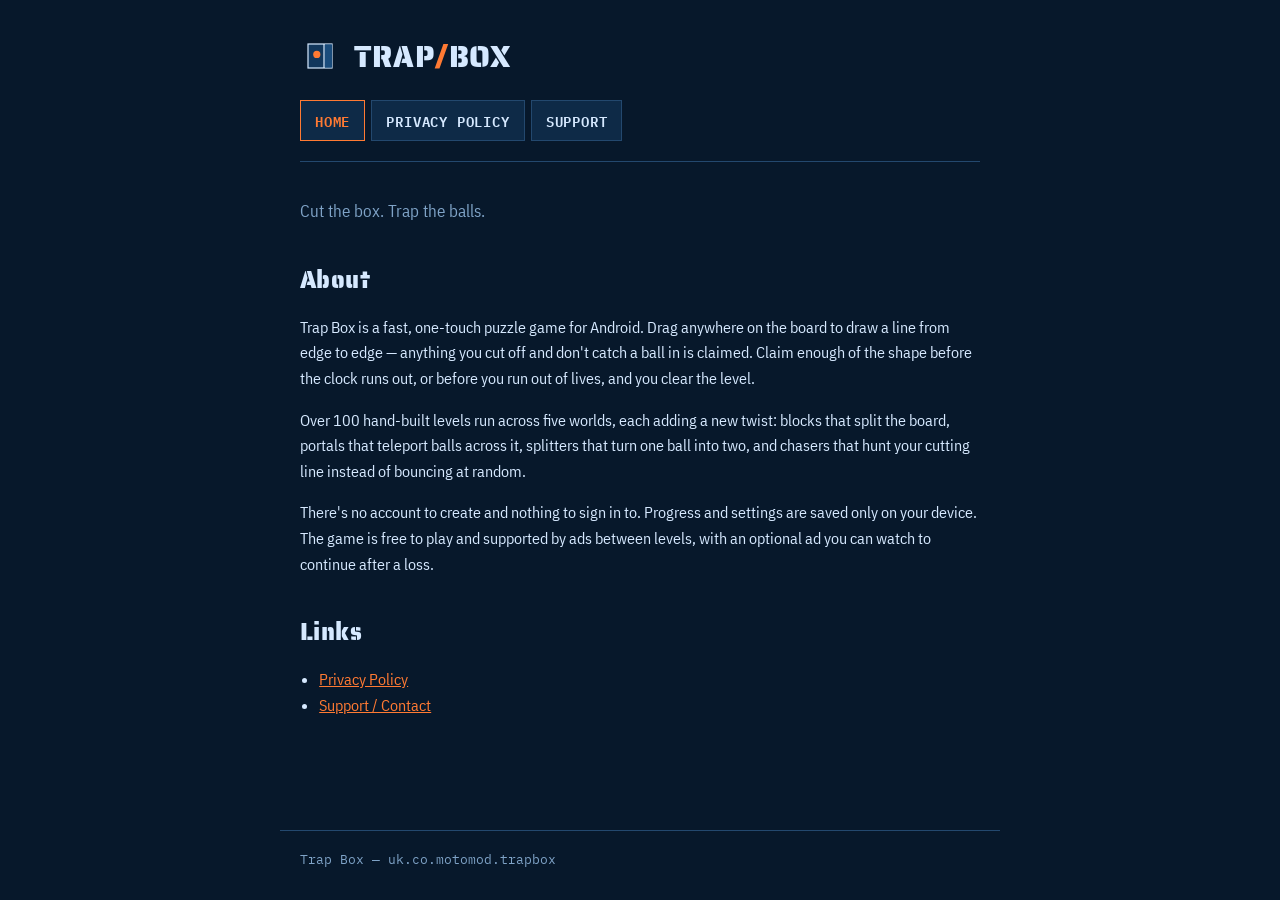
<file: index.html>
<!doctype html>
<html lang="en">
<head>
<meta charset="utf-8">
<meta name="viewport" content="width=device-width, initial-scale=1">
<title>Trap Box</title>
<meta name="description" content="Trap Box: a fast, one-touch puzzle game for Android. Cut the box, trap the balls.">
<link rel="icon" type="image/png" href="favicon.png">
<link rel="preconnect" href="https://fonts.googleapis.com">
<link rel="preconnect" href="https://fonts.gstatic.com" crossorigin>
<link href="https://fonts.googleapis.com/css2?family=Saira+Stencil+One&family=IBM+Plex+Mono:wght@600&family=IBM+Plex+Sans+Condensed:wght@400;600&display=swap" rel="stylesheet">
<link rel="stylesheet" href="style.css">
</head>
<body>
<div class="wrap">
  <header class="site">
    <svg class="mark" viewBox="0 0 100 100" aria-hidden="true">
      <rect x="20" y="20" width="60" height="60" fill="#12375c" stroke="#d6e9ff" stroke-width="3"/>
      <rect x="62" y="21" width="18" height="58" fill="#1a4c7c"/>
      <line x1="60" y1="20" x2="60" y2="80" stroke="#d6e9ff" stroke-width="3"/>
      <circle cx="42" cy="46" r="9" fill="#ff7a33"/>
    </svg>
    <h1 class="logo">TRAP<span>/</span>BOX</h1>
  </header>

  <nav class="site">
    <a href="index.html" class="current">Home</a>
    <a href="privacy.html">Privacy Policy</a>
    <a href="support.html">Support</a>
  </nav>

  <main>
    <p class="tag">Cut the box. Trap the balls.</p>

    <h2>About</h2>
    <p>
      Trap Box is a fast, one-touch puzzle game for Android. Drag anywhere on
      the board to draw a line from edge to edge — anything you cut off and
      don't catch a ball in is claimed. Claim enough of the shape before the
      clock runs out, or before you run out of lives, and you clear the
      level.
    </p>
    <p>
      Over 100 hand-built levels run across five worlds, each adding a new
      twist: blocks that split the board, portals that teleport balls across
      it, splitters that turn one ball into two, and chasers that hunt your
      cutting line instead of bouncing at random.
    </p>
    <p>
      There's no account to create and nothing to sign in to. Progress and
      settings are saved only on your device. The game is free to play and
      supported by ads between levels, with an optional ad you can watch to
      continue after a loss.
    </p>

    <h2>Links</h2>
    <ul>
      <li><a href="privacy.html">Privacy Policy</a></li>
      <li><a href="support.html">Support / Contact</a></li>
    </ul>
  </main>
</div>

<footer class="site">Trap Box — uk.co.motomod.trapbox</footer>
</body>
</html>
</file>
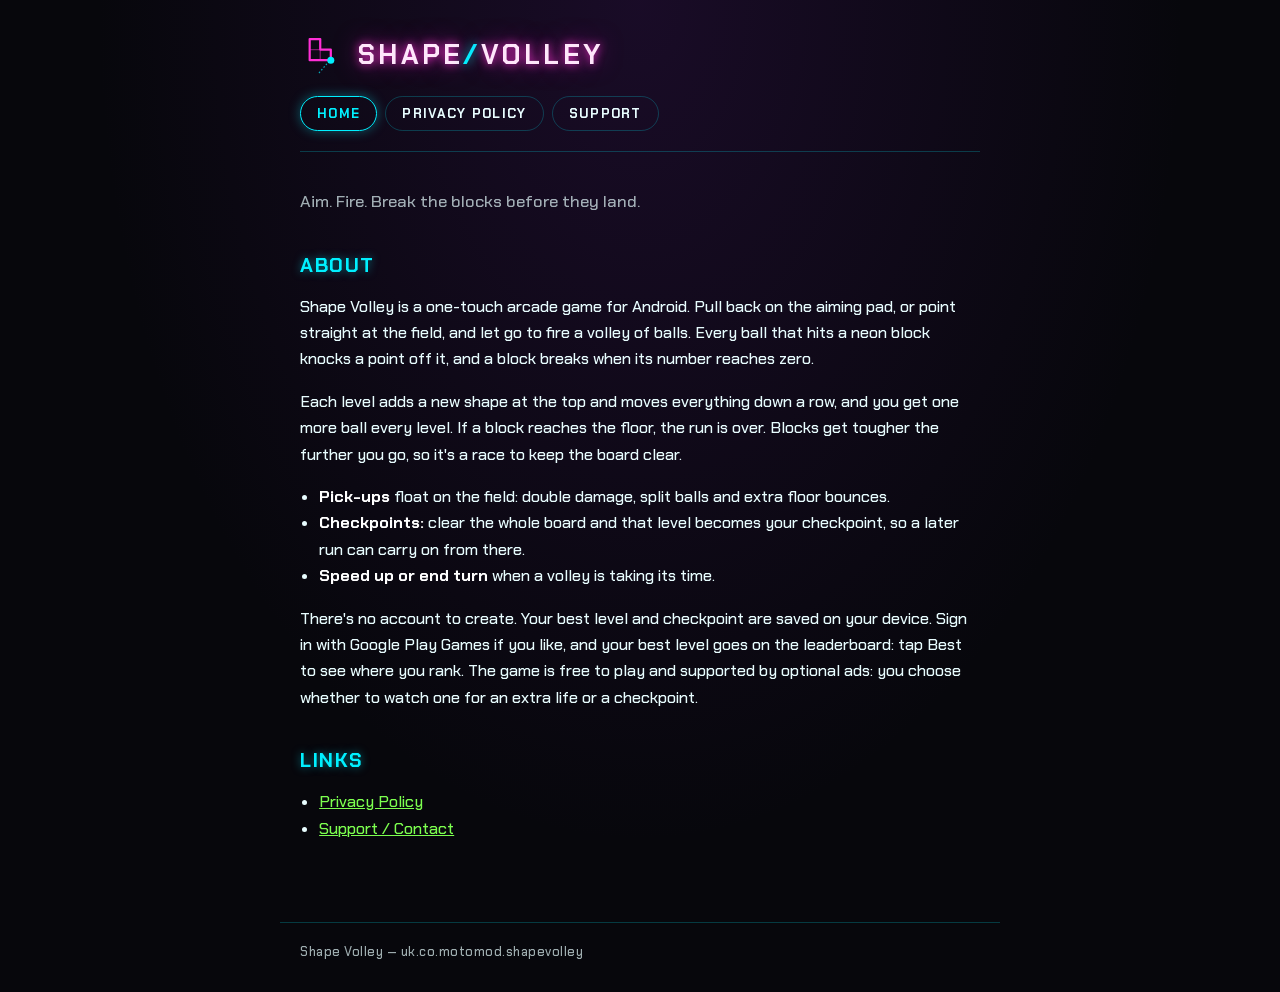
<file: shape-volley/index.html>
<!doctype html>
<html lang="en">
<head>
<meta charset="utf-8">
<meta name="viewport" content="width=device-width, initial-scale=1">
<title>Shape Volley</title>
<meta name="description" content="Shape Volley: a neon ball-volley arcade game for Android. Aim, fire and break the blocks before they reach the floor.">
<meta name="theme-color" content="#07070c">
<link rel="icon" type="image/png" href="favicon.png">
<link rel="preconnect" href="https://fonts.googleapis.com">
<link rel="preconnect" href="https://fonts.gstatic.com" crossorigin>
<link href="https://fonts.googleapis.com/css2?family=Chakra+Petch:wght@500;700&display=swap" rel="stylesheet">
<link rel="stylesheet" href="style.css">
</head>
<body>
<div class="wrap">
  <header class="site">
    <svg class="mark" viewBox="0 0 100 100" aria-hidden="true">
      <path d="M22 16H46V40H70V64H22Z" fill="none" stroke="#ff2fd6" stroke-width="5" stroke-linejoin="round"/>
      <path d="M46 16V40M22 40H46V64" fill="none" stroke="#ff2fd6" stroke-opacity=".45" stroke-width="3"/>
      <path d="M44 92L63 70" stroke="#00f0ff" stroke-opacity=".7" stroke-width="3" stroke-linecap="round" stroke-dasharray="1 7"/>
      <circle cx="70" cy="64" r="8" fill="#00f0ff"/>
    </svg>
    <h1 class="logo">SHAPE<span>/</span>VOLLEY</h1>
  </header>

  <nav class="site">
    <a href="index.html" class="current">Home</a>
    <a href="privacy.html">Privacy Policy</a>
    <a href="support.html">Support</a>
  </nav>

  <main>
    <p class="tag">Aim. Fire. Break the blocks before they land.</p>

    <h2>About</h2>
    <p>
      Shape Volley is a one-touch arcade game for Android. Pull back on the
      aiming pad, or point straight at the field, and let go to fire a volley
      of balls. Every ball that hits a neon block knocks a point off it, and
      a block breaks when its number reaches zero.
    </p>
    <p>
      Each level adds a new shape at the top and moves everything down a row,
      and you get one more ball every level. If a block reaches the floor,
      the run is over. Blocks get tougher the further you go, so it's a race
      to keep the board clear.
    </p>
    <ul>
      <li><strong>Pick-ups</strong> float on the field: double damage, split
        balls and extra floor bounces.</li>
      <li><strong>Checkpoints:</strong> clear the whole board and that level
        becomes your checkpoint, so a later run can carry on from there.</li>
      <li><strong>Speed up or end turn</strong> when a volley is taking its
        time.</li>
    </ul>
    <p>
      There's no account to create. Your best level and checkpoint are saved
      on your device. Sign in with Google Play Games if you like, and your best
      level goes on the leaderboard: tap Best to see where you rank. The game
      is free to play and supported by optional ads: you choose whether to
      watch one for an extra life or a checkpoint.
    </p>

    <h2>Links</h2>
    <ul>
      <li><a href="privacy.html">Privacy Policy</a></li>
      <li><a href="support.html">Support / Contact</a></li>
    </ul>
  </main>
</div>

<footer class="site">Shape Volley — uk.co.motomod.shapevolley</footer>
</body>
</html>
</file>
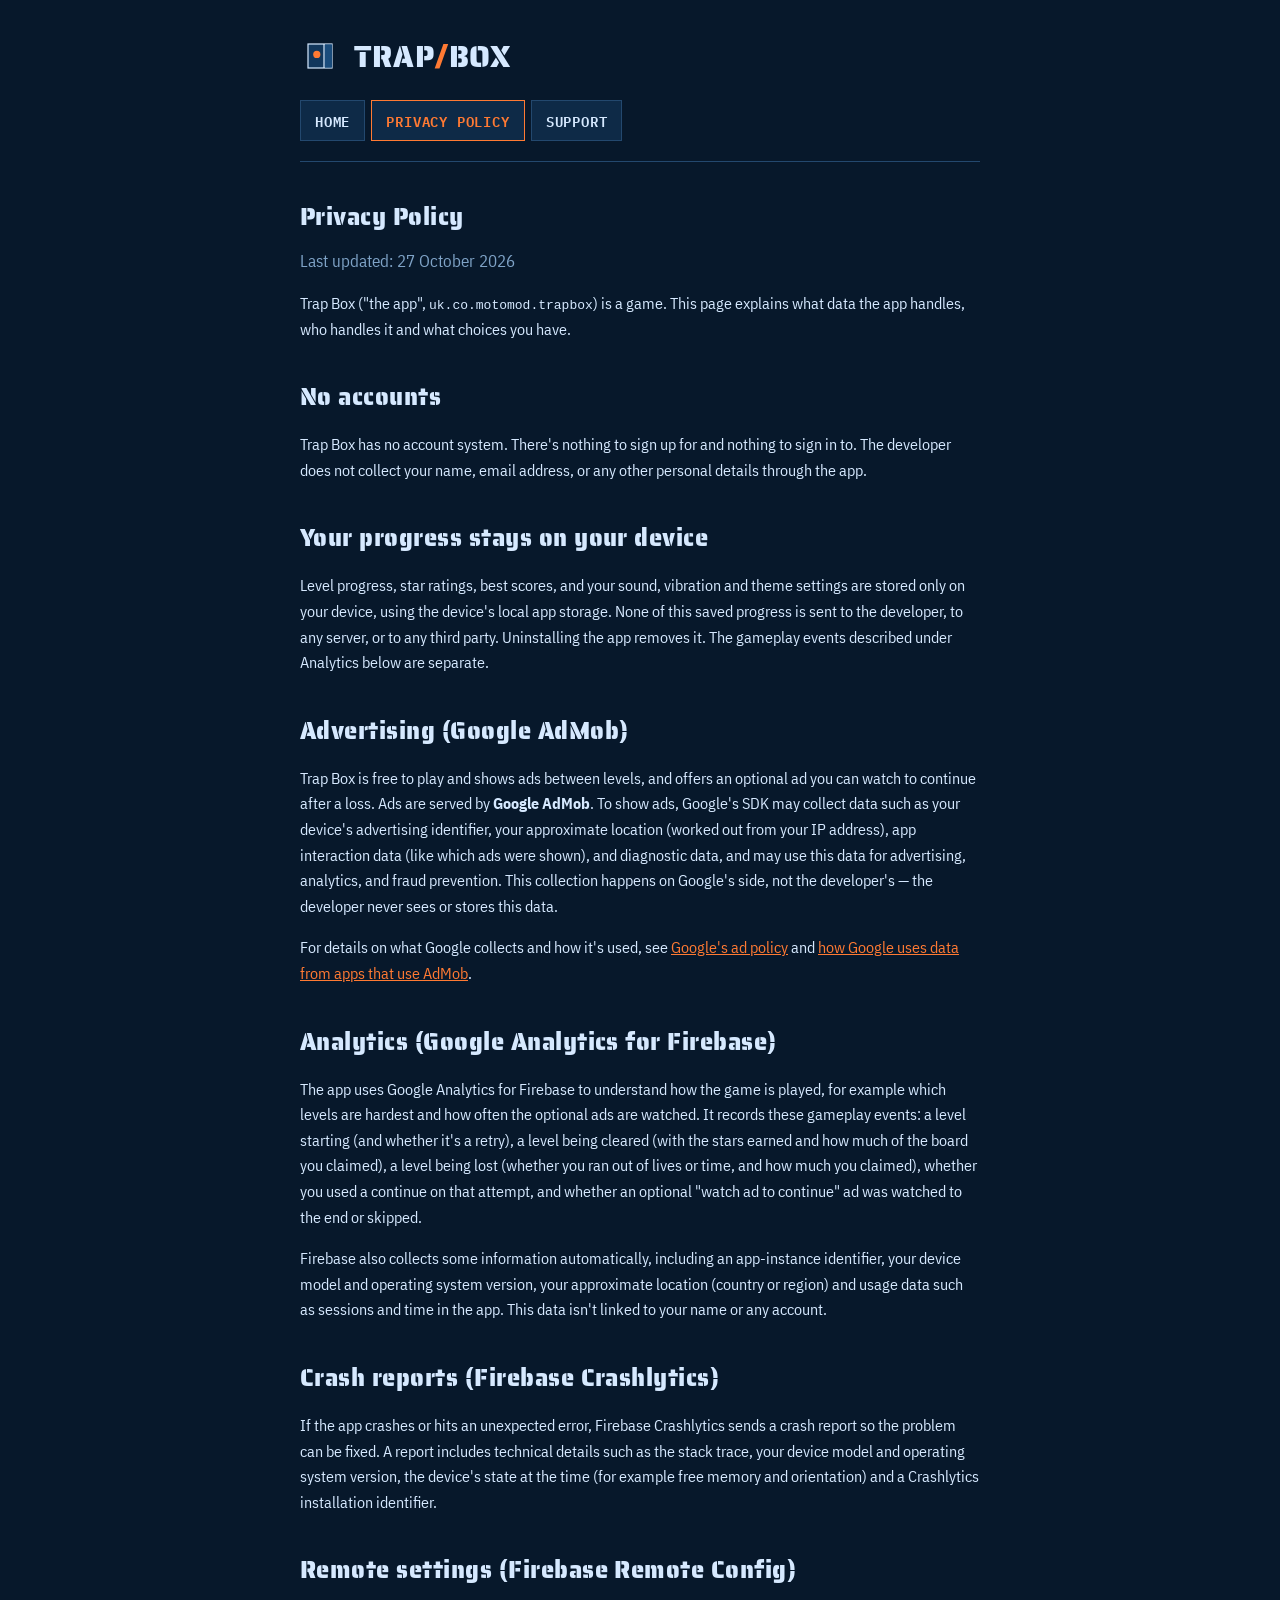
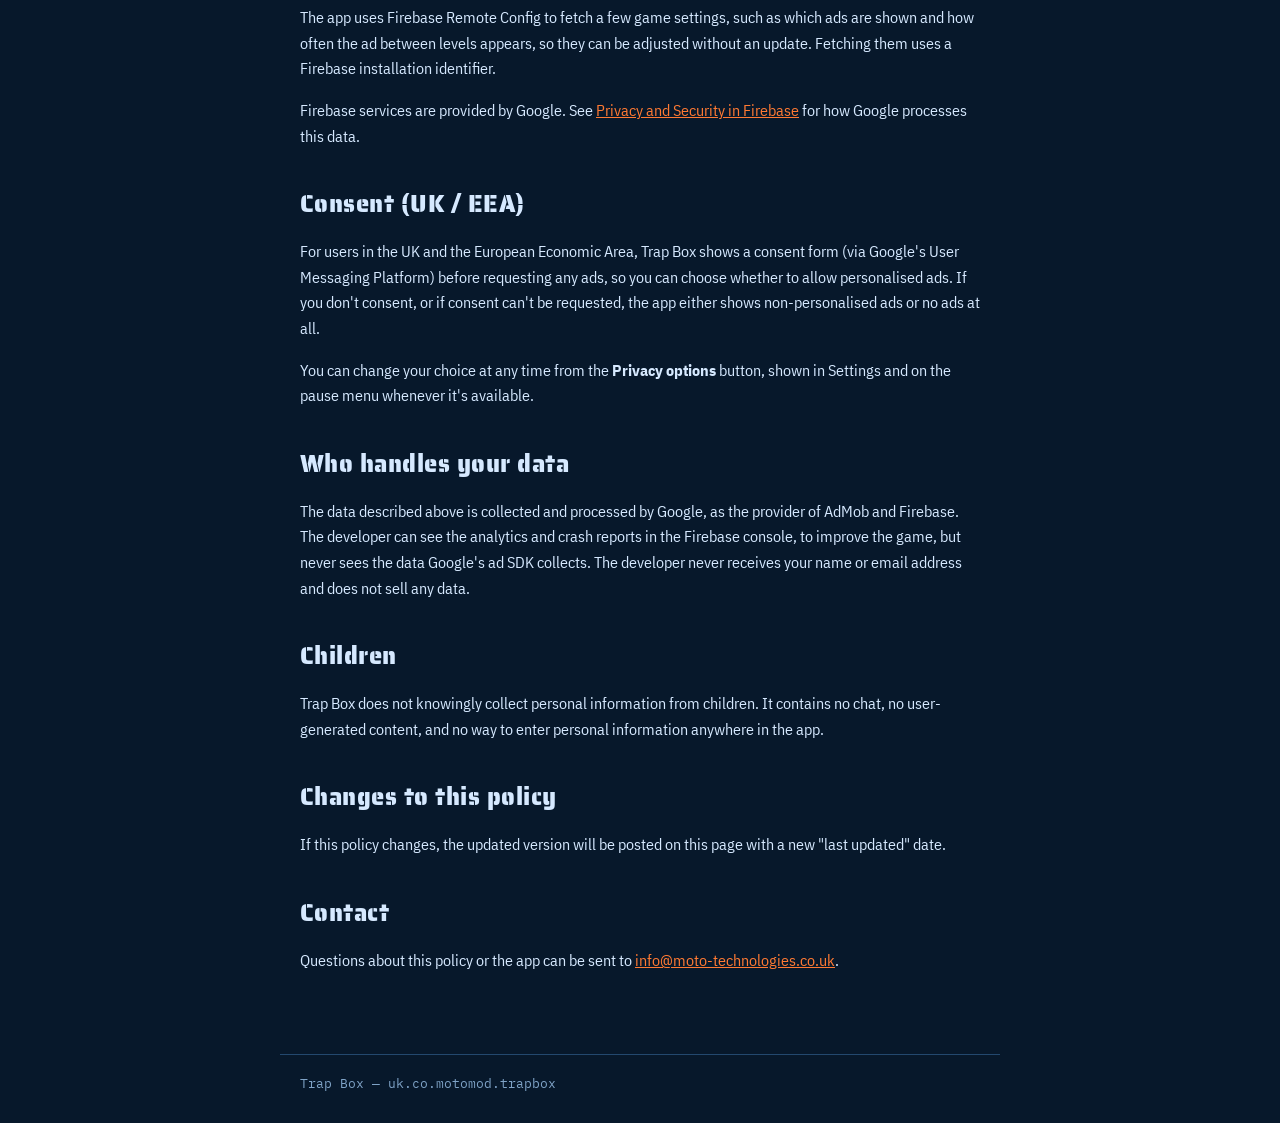
<file: privacy.html>
<!doctype html>
<html lang="en">
<head>
<meta charset="utf-8">
<meta name="viewport" content="width=device-width, initial-scale=1">
<title>Privacy Policy — Trap Box</title>
<meta name="description" content="Trap Box privacy policy: no accounts, on-device progress, Google AdMob ads, Firebase Analytics and Crashlytics, and consent.">
<link rel="icon" type="image/png" href="favicon.png">
<link rel="preconnect" href="https://fonts.googleapis.com">
<link rel="preconnect" href="https://fonts.gstatic.com" crossorigin>
<link href="https://fonts.googleapis.com/css2?family=Saira+Stencil+One&family=IBM+Plex+Mono:wght@600&family=IBM+Plex+Sans+Condensed:wght@400;600&display=swap" rel="stylesheet">
<link rel="stylesheet" href="style.css">
</head>
<body>
<div class="wrap">
  <header class="site">
    <svg class="mark" viewBox="0 0 100 100" aria-hidden="true">
      <rect x="20" y="20" width="60" height="60" fill="#12375c" stroke="#d6e9ff" stroke-width="3"/>
      <rect x="62" y="21" width="18" height="58" fill="#1a4c7c"/>
      <line x1="60" y1="20" x2="60" y2="80" stroke="#d6e9ff" stroke-width="3"/>
      <circle cx="42" cy="46" r="9" fill="#ff7a33"/>
    </svg>
    <h1 class="logo">TRAP<span>/</span>BOX</h1>
  </header>

  <nav class="site">
    <a href="index.html">Home</a>
    <a href="privacy.html" class="current">Privacy Policy</a>
    <a href="support.html">Support</a>
  </nav>

  <main>
    <h2>Privacy Policy</h2>
    <p class="tag">Last updated: 27 October 2026</p>

    <p>
      Trap Box ("the app", <code>uk.co.motomod.trapbox</code>) is a game.
      This page explains what data the app handles, who handles it and
      what choices you have.
    </p>

    <h2>No accounts</h2>
    <p>
      Trap Box has no account system. There's nothing to sign up for and
      nothing to sign in to. The developer does not collect your name,
      email address, or any other personal details through the app.
    </p>

    <h2>Your progress stays on your device</h2>
    <p>
      Level progress, star ratings, best scores, and your sound, vibration
      and theme settings are stored only on your device, using the
      device's local app storage. None of this saved progress is sent to
      the developer, to any server, or to any third party. Uninstalling the
      app removes it. The gameplay events described under Analytics below
      are separate.
    </p>

    <h2>Advertising (Google AdMob)</h2>
    <p>
      Trap Box is free to play and shows ads between levels, and offers an
      optional ad you can watch to continue after a loss. Ads are served by
      <strong>Google AdMob</strong>. To show ads, Google's SDK may collect
      data such as your device's advertising identifier, your approximate
      location (worked out from your IP address), app interaction data
      (like which ads were shown), and diagnostic data, and may use
      this data for advertising, analytics, and fraud prevention. This
      collection happens on Google's side, not the developer's — the
      developer never sees or stores this data.
    </p>
    <p>
      For details on what Google collects and how it's used, see
      <a href="https://policies.google.com/technologies/ads" target="_blank" rel="noopener">Google's ad policy</a>
      and <a href="https://support.google.com/admob/answer/6128543" target="_blank" rel="noopener">how Google uses data from apps that use AdMob</a>.
    </p>

    <h2>Analytics (Google Analytics for Firebase)</h2>
    <p>
      The app uses Google Analytics for Firebase to understand how the game
      is played, for example which levels are hardest and how often the
      optional ads are watched. It records these gameplay events: a level
      starting (and whether it's a retry), a level being cleared (with the
      stars earned and how much of the board you claimed), a level being
      lost (whether you ran out of lives or time, and how much you
      claimed), whether you used a continue on that attempt, and whether
      an optional "watch ad to continue" ad was watched to the end or
      skipped.
    </p>
    <p>
      Firebase also collects some information automatically, including an
      app-instance identifier, your device model and operating system
      version, your approximate location (country or region) and usage data
      such as sessions and time in the app. This data isn't linked to your
      name or any account.
    </p>

    <h2>Crash reports (Firebase Crashlytics)</h2>
    <p>
      If the app crashes or hits an unexpected error, Firebase Crashlytics
      sends a crash report so the problem can be fixed. A report includes
      technical details such as the stack trace, your device model and
      operating system version, the device's state at the time (for example
      free memory and orientation) and a Crashlytics installation identifier.
    </p>

    <h2>Remote settings (Firebase Remote Config)</h2>
    <p>
      The app uses Firebase Remote Config to fetch a few game settings, such
      as which ads are shown and how often the ad between levels appears,
      so they can be adjusted without an update. Fetching them uses a
      Firebase installation identifier.
    </p>
    <p>
      Firebase services are provided by Google. See
      <a href="https://firebase.google.com/support/privacy" target="_blank" rel="noopener">Privacy and Security in Firebase</a>
      for how Google processes this data.
    </p>

    <h2>Consent (UK / EEA)</h2>
    <p>
      For users in the UK and the European Economic Area, Trap Box shows a
      consent form (via Google's User Messaging Platform) before requesting
      any ads, so you can choose whether to allow personalised ads. If you
      don't consent, or if consent can't be requested, the app either shows
      non-personalised ads or no ads at all.
    </p>
    <p>
      You can change your choice at any time from the <strong>Privacy
      options</strong> button, shown in Settings and on the pause menu
      whenever it's available.
    </p>

    <h2>Who handles your data</h2>
    <p>
      The data described above is collected and processed by Google, as the
      provider of AdMob and Firebase. The developer can see the analytics
      and crash reports in the Firebase console, to improve the game, but
      never sees the data Google's ad SDK collects. The developer never
      receives your name or email address and does not sell any data.
    </p>

    <h2>Children</h2>
    <p>
      Trap Box does not knowingly collect personal information from
      children. It contains no chat, no user-generated content, and no
      way to enter personal information anywhere in the app.
    </p>

    <h2>Changes to this policy</h2>
    <p>
      If this policy changes, the updated version will be posted on this
      page with a new "last updated" date.
    </p>

    <h2>Contact</h2>
    <p>
      Questions about this policy or the app can be sent to
      <a href="mailto:info@moto-technologies.co.uk">info@moto-technologies.co.uk</a>.
    </p>
  </main>
</div>

<footer class="site">Trap Box — uk.co.motomod.trapbox</footer>
</body>
</html>
</file>
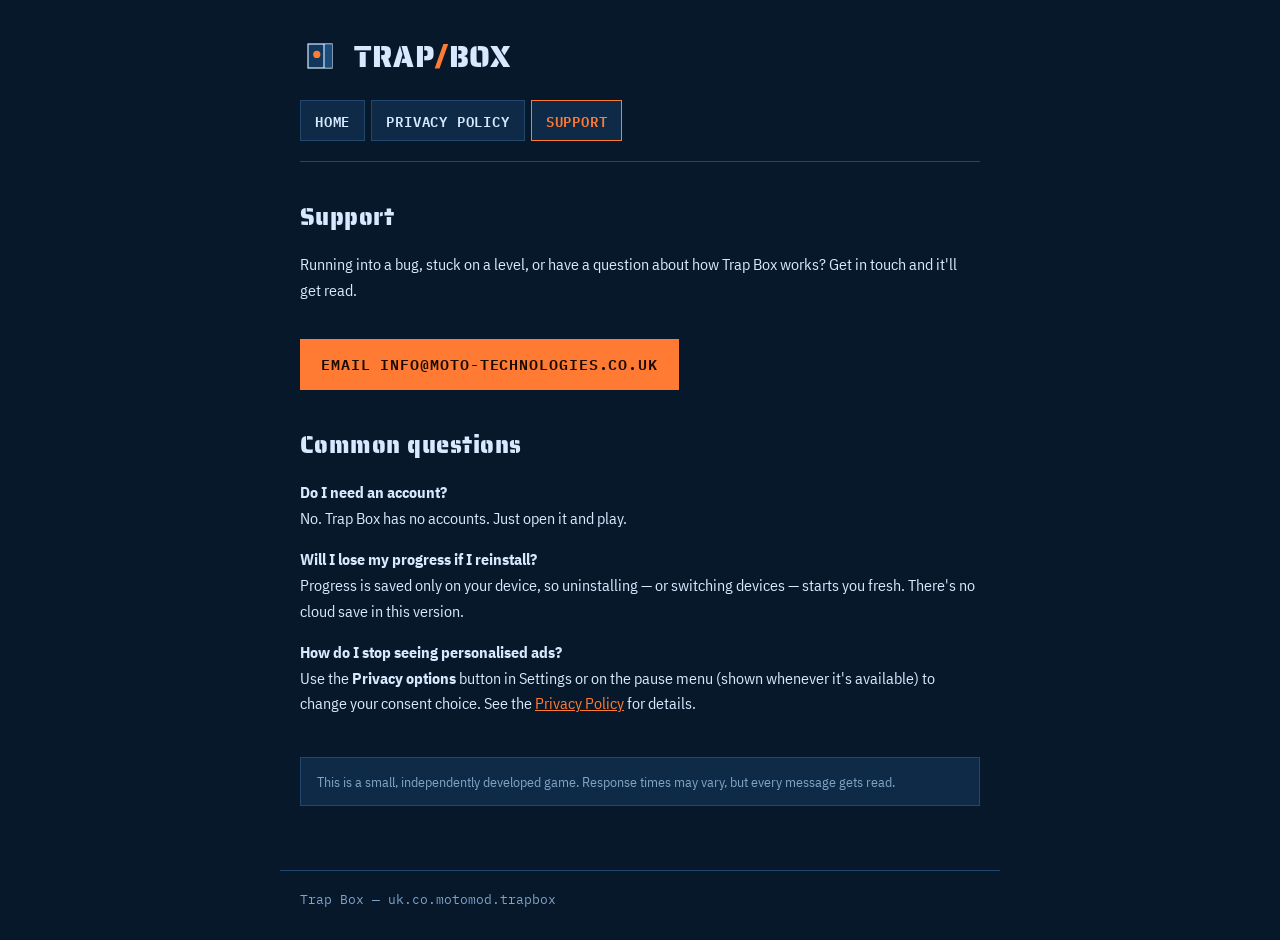
<file: support.html>
<!doctype html>
<html lang="en">
<head>
<meta charset="utf-8">
<meta name="viewport" content="width=device-width, initial-scale=1">
<title>Support — Trap Box</title>
<meta name="description" content="Get help with Trap Box, or get in touch.">
<link rel="icon" type="image/png" href="favicon.png">
<link rel="preconnect" href="https://fonts.googleapis.com">
<link rel="preconnect" href="https://fonts.gstatic.com" crossorigin>
<link href="https://fonts.googleapis.com/css2?family=Saira+Stencil+One&family=IBM+Plex+Mono:wght@600&family=IBM+Plex+Sans+Condensed:wght@400;600&display=swap" rel="stylesheet">
<link rel="stylesheet" href="style.css">
</head>
<body>
<div class="wrap">
  <header class="site">
    <svg class="mark" viewBox="0 0 100 100" aria-hidden="true">
      <rect x="20" y="20" width="60" height="60" fill="#12375c" stroke="#d6e9ff" stroke-width="3"/>
      <rect x="62" y="21" width="18" height="58" fill="#1a4c7c"/>
      <line x1="60" y1="20" x2="60" y2="80" stroke="#d6e9ff" stroke-width="3"/>
      <circle cx="42" cy="46" r="9" fill="#ff7a33"/>
    </svg>
    <h1 class="logo">TRAP<span>/</span>BOX</h1>
  </header>

  <nav class="site">
    <a href="index.html">Home</a>
    <a href="privacy.html">Privacy Policy</a>
    <a href="support.html" class="current">Support</a>
  </nav>

  <main>
    <h2>Support</h2>
    <p>
      Running into a bug, stuck on a level, or have a question about how
      Trap Box works? Get in touch and it'll get read.
    </p>
    <a class="cta" href="mailto:info@moto-technologies.co.uk">Email info@moto-technologies.co.uk</a>

    <h2>Common questions</h2>
    <p><strong>Do I need an account?</strong><br>
      No. Trap Box has no accounts. Just open it and play.</p>
    <p><strong>Will I lose my progress if I reinstall?</strong><br>
      Progress is saved only on your device, so uninstalling — or switching
      devices — starts you fresh. There's no cloud save in this version.</p>
    <p><strong>How do I stop seeing personalised ads?</strong><br>
      Use the <strong>Privacy options</strong> button in Settings or on
      the pause menu (shown whenever it's available) to change your
      consent choice. See the
      <a href="privacy.html">Privacy Policy</a> for details.</p>

    <div class="note">
      This is a small, independently developed game. Response times may
      vary, but every message gets read.
    </div>
  </main>
</div>

<footer class="site">Trap Box — uk.co.motomod.trapbox</footer>
</body>
</html>
</file>
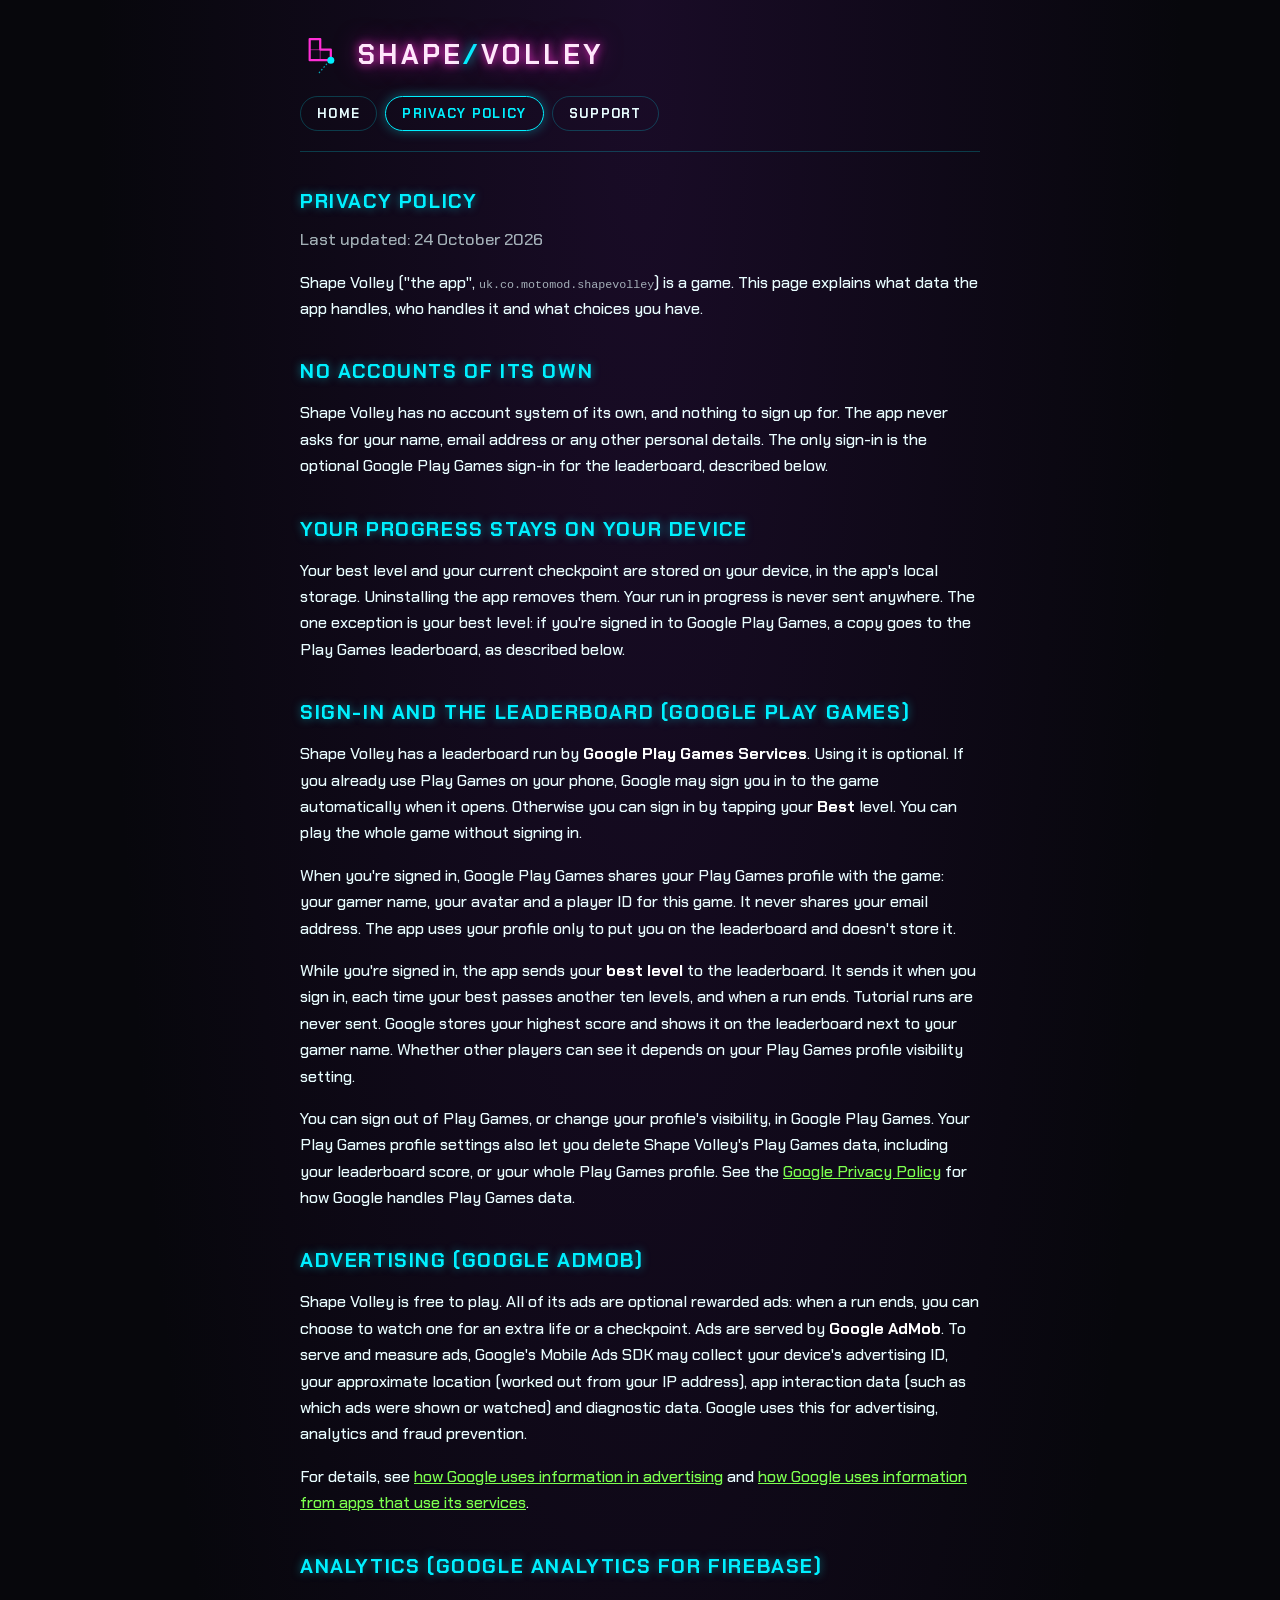
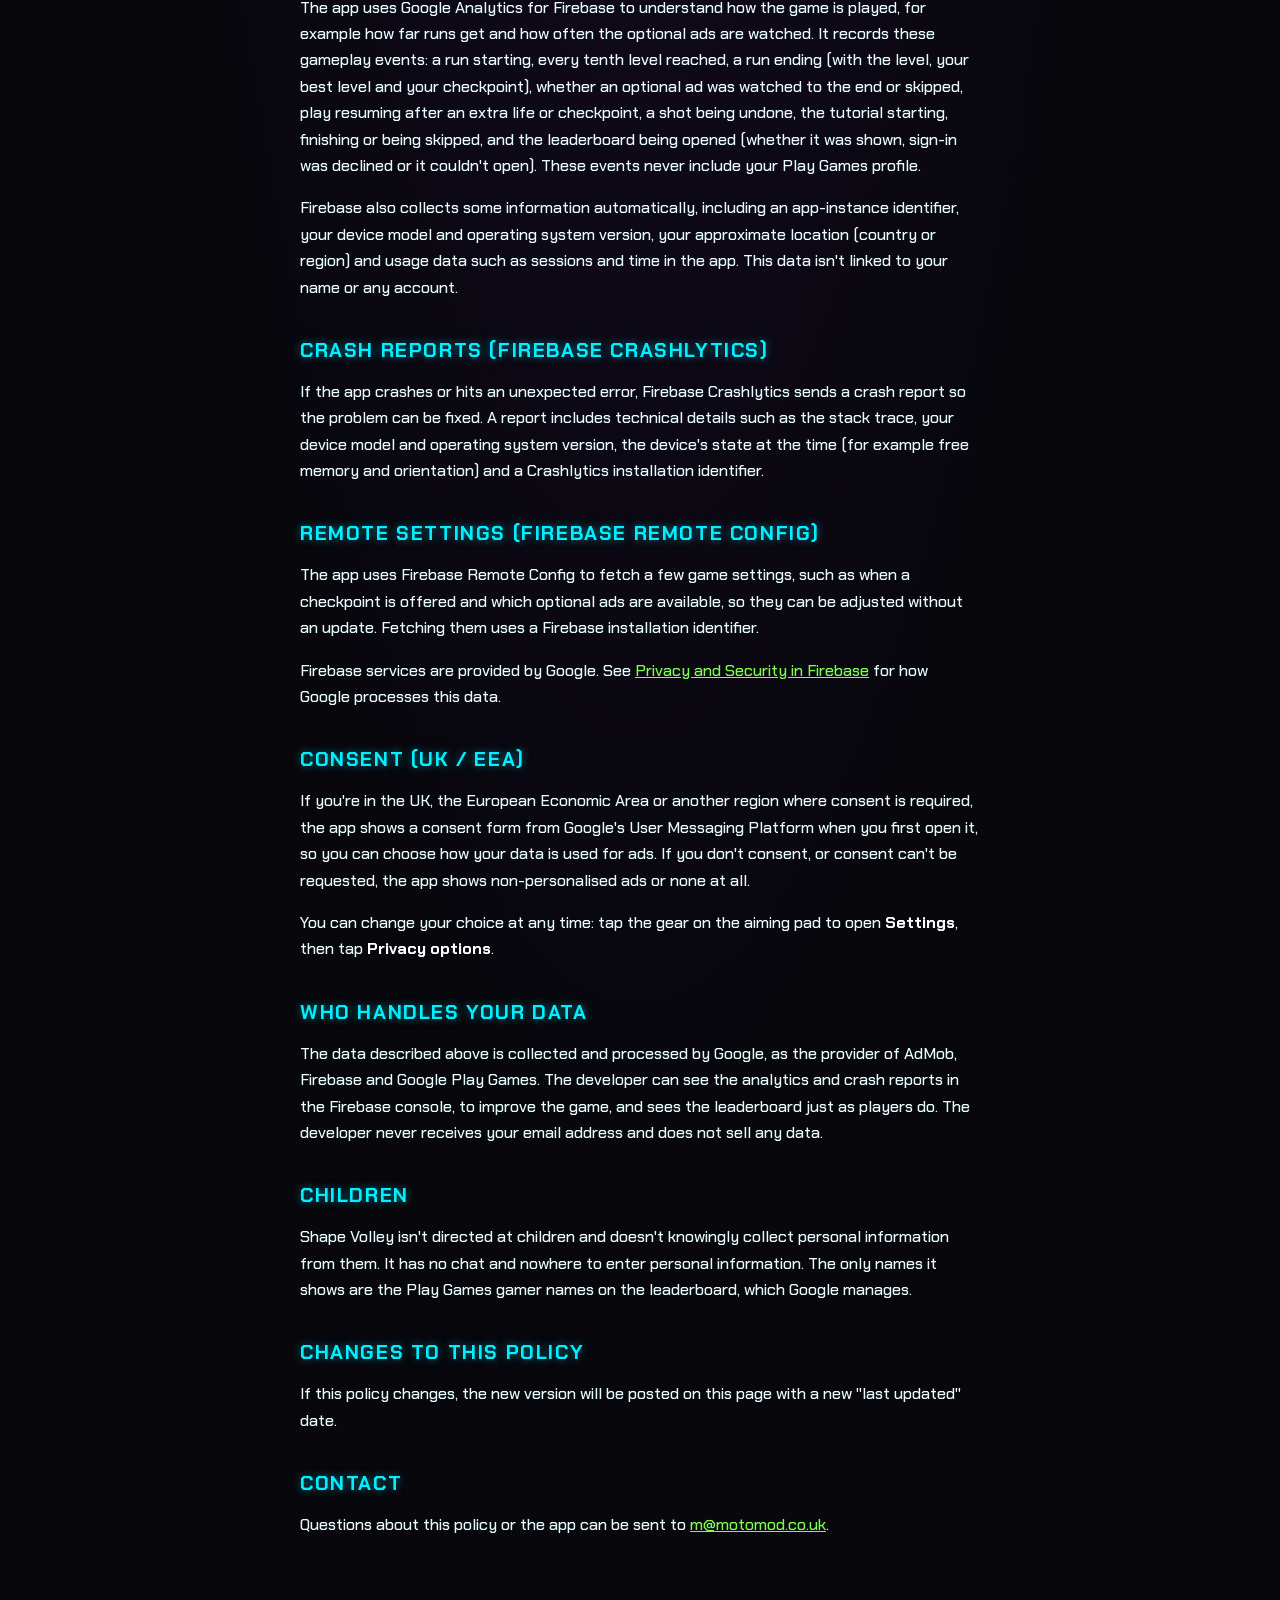
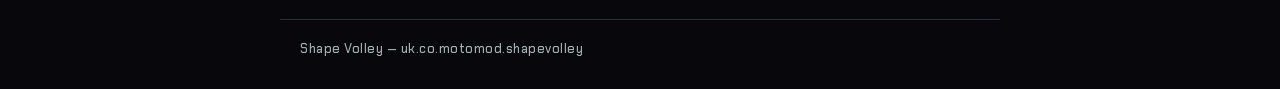
<file: shape-volley/privacy.html>
<!doctype html>
<html lang="en">
<head>
<meta charset="utf-8">
<meta name="viewport" content="width=device-width, initial-scale=1">
<title>Privacy Policy — Shape Volley</title>
<meta name="description" content="Shape Volley privacy policy: optional Google Play Games sign-in and leaderboard, on-device progress, Google AdMob ads, Firebase Analytics and Crashlytics, and consent.">
<meta name="theme-color" content="#07070c">
<link rel="icon" type="image/png" href="favicon.png">
<link rel="preconnect" href="https://fonts.googleapis.com">
<link rel="preconnect" href="https://fonts.gstatic.com" crossorigin>
<link href="https://fonts.googleapis.com/css2?family=Chakra+Petch:wght@500;700&display=swap" rel="stylesheet">
<link rel="stylesheet" href="style.css">
</head>
<body>
<div class="wrap">
  <header class="site">
    <svg class="mark" viewBox="0 0 100 100" aria-hidden="true">
      <path d="M22 16H46V40H70V64H22Z" fill="none" stroke="#ff2fd6" stroke-width="5" stroke-linejoin="round"/>
      <path d="M46 16V40M22 40H46V64" fill="none" stroke="#ff2fd6" stroke-opacity=".45" stroke-width="3"/>
      <path d="M44 92L63 70" stroke="#00f0ff" stroke-opacity=".7" stroke-width="3" stroke-linecap="round" stroke-dasharray="1 7"/>
      <circle cx="70" cy="64" r="8" fill="#00f0ff"/>
    </svg>
    <h1 class="logo">SHAPE<span>/</span>VOLLEY</h1>
  </header>

  <nav class="site">
    <a href="index.html">Home</a>
    <a href="privacy.html" class="current">Privacy Policy</a>
    <a href="support.html">Support</a>
  </nav>

  <main>
    <h2>Privacy Policy</h2>
    <p class="tag">Last updated: 24 October 2026</p>

    <p>
      Shape Volley ("the app", <code>uk.co.motomod.shapevolley</code>) is a
      game. This page explains what data the app handles, who handles it and
      what choices you have.
    </p>

    <h2>No accounts of its own</h2>
    <p>
      Shape Volley has no account system of its own, and nothing to sign up
      for. The app never asks for your name, email address or any other
      personal details. The only sign-in is the optional Google Play Games
      sign-in for the leaderboard, described below.
    </p>

    <h2>Your progress stays on your device</h2>
    <p>
      Your best level and your current checkpoint are stored on your device,
      in the app's local storage. Uninstalling the app removes them. Your run
      in progress is never sent anywhere. The one exception is your best
      level: if you're signed in to Google Play Games, a copy goes to the
      Play Games leaderboard, as described below.
    </p>

    <h2>Sign-in and the leaderboard (Google Play Games)</h2>
    <p>
      Shape Volley has a leaderboard run by <strong>Google Play Games
      Services</strong>. Using it is optional. If you already use Play Games
      on your phone, Google may sign you in to the game automatically when it
      opens. Otherwise you can sign in by tapping your <strong>Best</strong>
      level. You can play the whole game without signing in.
    </p>
    <p>
      When you're signed in, Google Play Games shares your Play Games profile
      with the game: your gamer name, your avatar and a player ID for this
      game. It never shares your email address. The app uses your profile only
      to put you on the leaderboard and doesn't store it.
    </p>
    <p>
      While you're signed in, the app sends your <strong>best level</strong>
      to the leaderboard. It sends it when you sign in, each time your best
      passes another ten levels, and when a run ends. Tutorial runs are never
      sent. Google stores your highest score and shows it on the leaderboard
      next to your gamer name. Whether other players can see it depends on
      your Play Games profile visibility setting.
    </p>
    <p>
      You can sign out of Play Games, or change your profile's visibility, in
      Google Play Games. Your Play Games profile settings also let you delete
      Shape Volley's Play Games data, including your leaderboard score, or
      your whole Play Games profile. See the
      <a href="https://policies.google.com/privacy" target="_blank" rel="noopener">Google Privacy Policy</a>
      for how Google handles Play Games data.
    </p>

    <h2>Advertising (Google AdMob)</h2>
    <p>
      Shape Volley is free to play. All of its ads are optional rewarded ads:
      when a run ends, you can choose to watch one for an extra life or a
      checkpoint. Ads are served by <strong>Google AdMob</strong>. To serve
      and measure ads, Google's Mobile Ads SDK may collect your device's
      advertising ID, your approximate location (worked out from your IP
      address), app interaction data (such as which ads were shown or
      watched) and diagnostic data. Google uses this for advertising,
      analytics and fraud prevention.
    </p>
    <p>
      For details, see
      <a href="https://policies.google.com/technologies/ads" target="_blank" rel="noopener">how Google uses information in advertising</a>
      and <a href="https://policies.google.com/technologies/partner-sites" target="_blank" rel="noopener">how Google uses information from apps that use its services</a>.
    </p>

    <h2>Analytics (Google Analytics for Firebase)</h2>
    <p>
      The app uses Google Analytics for Firebase to understand how the game
      is played, for example how far runs get and how often the optional ads
      are watched. It records these gameplay events: a run starting, every
      tenth level reached, a run ending (with the level, your best level and
      your checkpoint), whether an optional ad was watched to the end or
      skipped, play resuming after an extra life or checkpoint, a shot being
      undone, the tutorial starting, finishing or being skipped, and the
      leaderboard being opened (whether it was shown, sign-in was declined
      or it couldn't open). These events never include your Play Games
      profile.
    </p>
    <p>
      Firebase also collects some information automatically, including an
      app-instance identifier, your device model and operating system
      version, your approximate location (country or region) and usage data
      such as sessions and time in the app. This data isn't linked to your
      name or any account.
    </p>

    <h2>Crash reports (Firebase Crashlytics)</h2>
    <p>
      If the app crashes or hits an unexpected error, Firebase Crashlytics
      sends a crash report so the problem can be fixed. A report includes
      technical details such as the stack trace, your device model and
      operating system version, the device's state at the time (for example
      free memory and orientation) and a Crashlytics installation identifier.
    </p>

    <h2>Remote settings (Firebase Remote Config)</h2>
    <p>
      The app uses Firebase Remote Config to fetch a few game settings, such
      as when a checkpoint is offered and which optional ads are available,
      so they can be adjusted without an update. Fetching them uses a
      Firebase installation identifier.
    </p>
    <p>
      Firebase services are provided by Google. See
      <a href="https://firebase.google.com/support/privacy" target="_blank" rel="noopener">Privacy and Security in Firebase</a>
      for how Google processes this data.
    </p>

    <h2>Consent (UK / EEA)</h2>
    <p>
      If you're in the UK, the European Economic Area or another region where
      consent is required, the app shows a consent form from Google's User Messaging Platform when you
      first open it, so you can choose how your data is used for ads. If you
      don't consent, or consent can't be requested, the app shows
      non-personalised ads or none at all.
    </p>
    <p>
      You can change your choice at any time: tap the gear on the aiming pad
      to open <strong>Settings</strong>, then tap <strong>Privacy
      options</strong>.
    </p>

    <h2>Who handles your data</h2>
    <p>
      The data described above is collected and processed by Google, as the
      provider of AdMob, Firebase and Google Play Games. The developer can see
      the analytics and crash reports in the Firebase console, to improve the
      game, and sees the leaderboard just as players do. The developer never
      receives your email address and does not sell any data.
    </p>

    <h2>Children</h2>
    <p>
      Shape Volley isn't directed at children and doesn't knowingly collect
      personal information from them. It has no chat and nowhere to enter
      personal information. The only names it shows are the Play Games gamer
      names on the leaderboard, which Google manages.
    </p>

    <h2>Changes to this policy</h2>
    <p>
      If this policy changes, the new version will be posted on this page
      with a new "last updated" date.
    </p>

    <h2>Contact</h2>
    <p>
      Questions about this policy or the app can be sent to
      <a href="mailto:m@motomod.co.uk">m@motomod.co.uk</a>.
    </p>
  </main>
</div>

<footer class="site">Shape Volley — uk.co.motomod.shapevolley</footer>
</body>
</html>
</file>
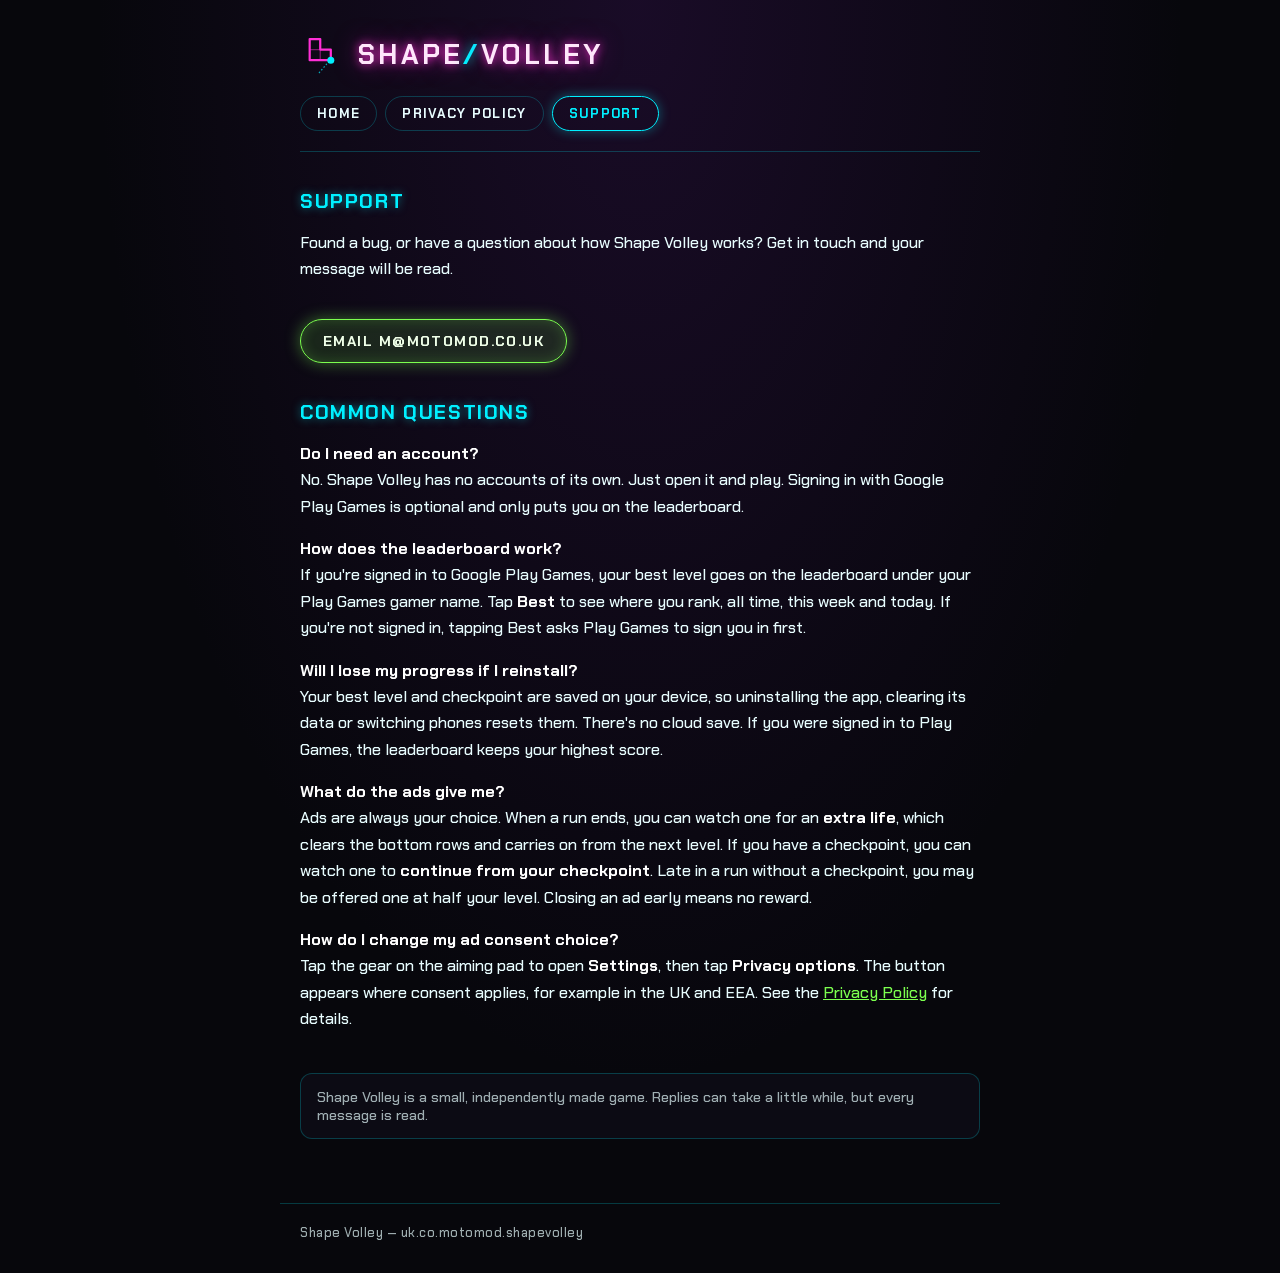
<file: shape-volley/support.html>
<!doctype html>
<html lang="en">
<head>
<meta charset="utf-8">
<meta name="viewport" content="width=device-width, initial-scale=1">
<title>Support — Shape Volley</title>
<meta name="description" content="Get help with Shape Volley, or get in touch.">
<meta name="theme-color" content="#07070c">
<link rel="icon" type="image/png" href="favicon.png">
<link rel="preconnect" href="https://fonts.googleapis.com">
<link rel="preconnect" href="https://fonts.gstatic.com" crossorigin>
<link href="https://fonts.googleapis.com/css2?family=Chakra+Petch:wght@500;700&display=swap" rel="stylesheet">
<link rel="stylesheet" href="style.css">
</head>
<body>
<div class="wrap">
  <header class="site">
    <svg class="mark" viewBox="0 0 100 100" aria-hidden="true">
      <path d="M22 16H46V40H70V64H22Z" fill="none" stroke="#ff2fd6" stroke-width="5" stroke-linejoin="round"/>
      <path d="M46 16V40M22 40H46V64" fill="none" stroke="#ff2fd6" stroke-opacity=".45" stroke-width="3"/>
      <path d="M44 92L63 70" stroke="#00f0ff" stroke-opacity=".7" stroke-width="3" stroke-linecap="round" stroke-dasharray="1 7"/>
      <circle cx="70" cy="64" r="8" fill="#00f0ff"/>
    </svg>
    <h1 class="logo">SHAPE<span>/</span>VOLLEY</h1>
  </header>

  <nav class="site">
    <a href="index.html">Home</a>
    <a href="privacy.html">Privacy Policy</a>
    <a href="support.html" class="current">Support</a>
  </nav>

  <main>
    <h2>Support</h2>
    <p>
      Found a bug, or have a question about how Shape Volley works? Get in
      touch and your message will be read.
    </p>
    <a class="cta" href="mailto:m@motomod.co.uk">Email m@motomod.co.uk</a>

    <h2>Common questions</h2>
    <p><strong>Do I need an account?</strong><br>
      No. Shape Volley has no accounts of its own. Just open it and play.
      Signing in with Google Play Games is optional and only puts you on the
      leaderboard.</p>
    <p><strong>How does the leaderboard work?</strong><br>
      If you're signed in to Google Play Games, your best level goes on the
      leaderboard under your Play Games gamer name. Tap <strong>Best</strong>
      to see where you rank, all time, this week and today. If you're not
      signed in, tapping Best asks Play Games to sign you in first.</p>
    <p><strong>Will I lose my progress if I reinstall?</strong><br>
      Your best level and checkpoint are saved on your device, so
      uninstalling the app, clearing its data or switching phones resets
      them. There's no cloud save. If you were signed in to Play Games, the
      leaderboard keeps your highest score.</p>
    <p><strong>What do the ads give me?</strong><br>
      Ads are always your choice. When a run ends, you can watch one for an
      <strong>extra life</strong>, which clears the bottom rows and carries
      on from the next level. If you have a checkpoint, you can watch one to
      <strong>continue from your checkpoint</strong>. Late in a run without
      a checkpoint, you may be offered one at half your level. Closing an ad
      early means no reward.</p>
    <p><strong>How do I change my ad consent choice?</strong><br>
      Tap the gear on the aiming pad to open <strong>Settings</strong>, then
      tap <strong>Privacy options</strong>. The button appears where consent
      applies, for example in the UK and EEA. See the
      <a href="privacy.html">Privacy Policy</a> for details.</p>

    <div class="note">
      Shape Volley is a small, independently made game. Replies can take a
      little while, but every message is read.
    </div>
  </main>
</div>

<footer class="site">Shape Volley — uk.co.motomod.shapevolley</footer>
</body>
</html>
</file>
<file: style.css>
:root {
  color-scheme: dark;
  --deep: #07182b;
  --paper: #0e2a47;
  --ink: #d6e9ff;
  --muted: #7fa3c7;
  --rule: #23486e;
  --hot: #ff7a33;
  --display: "Saira Stencil One", "Arial Narrow", Impact, sans-serif;
  --mono: "IBM Plex Mono", ui-monospace, Menlo, monospace;
  --sans: "IBM Plex Sans Condensed", "Arial Narrow", system-ui, sans-serif;
}

* { box-sizing: border-box; }

html, body {
  margin: 0;
  background: var(--deep);
  color: var(--ink);
  font-family: var(--sans);
}

body {
  min-height: 100vh;
  display: flex;
  flex-direction: column;
}

.wrap {
  width: min(720px, 100%);
  margin: 0 auto;
  padding: 32px 20px 64px;
  flex: 1;
}

header.site {
  display: flex;
  align-items: center;
  gap: 14px;
  margin-bottom: 8px;
}

header.site .mark { width: 40px; height: 40px; flex: none; }

h1.logo {
  font-family: var(--display);
  font-weight: 400;
  font-size: 1.9rem;
  margin: 0;
  letter-spacing: 0.03em;
}
h1.logo span { color: var(--hot); }

nav.site {
  display: flex;
  gap: 6px;
  flex-wrap: wrap;
  margin: 20px 0 36px;
  padding-bottom: 20px;
  border-bottom: 1px solid var(--rule);
}
nav.site a {
  font-family: var(--mono);
  font-weight: 600;
  font-size: 0.85rem;
  letter-spacing: 0.06em;
  text-transform: uppercase;
  color: var(--ink);
  background: var(--paper);
  border: 1px solid var(--rule);
  padding: 8px 14px;
  text-decoration: none;
}
nav.site a:hover, nav.site a:focus-visible { border-color: var(--ink); }
nav.site a.current { color: var(--hot); border-color: var(--hot); }

main h2 {
  font-family: var(--display);
  font-weight: 400;
  font-size: 1.5rem;
  letter-spacing: 0.02em;
  margin: 36px 0 12px;
}
main h2:first-child { margin-top: 0; }

main p, main li { line-height: 1.6; color: var(--ink); }
main ul { padding-left: 1.2em; }
main a { color: var(--hot); }
main a:hover { text-decoration: none; }

.tag { color: var(--muted); font-size: 1.05rem; margin: 6px 0 0; }

.cta {
  display: inline-block;
  margin-top: 20px;
  font-family: var(--mono);
  font-weight: 600;
  font-size: 0.95rem;
  letter-spacing: 0.06em;
  text-transform: uppercase;
  color: #1a0b02;
  background: var(--hot);
  border: 1px solid var(--hot);
  padding: 12px 20px;
  text-decoration: none;
}

.note {
  margin-top: 40px;
  padding: 14px 16px;
  border: 1px solid var(--rule);
  background: var(--paper);
  color: var(--muted);
  font-size: 0.9rem;
}

footer.site {
  width: min(720px, 100%);
  margin: 0 auto;
  padding: 20px 20px 32px;
  color: var(--muted);
  font-family: var(--mono);
  font-size: 0.8rem;
  border-top: 1px solid var(--rule);
}
</file>
<file: shape-volley/style.css>
:root {
  color-scheme: dark;
  --bg: #07070c;
  --panel: #0c0b14;
  --cyan: #00f0ff;
  --magenta: #ff2fd6;
  --green: #7cff4f;
  --ink: #e8fdff;
  --muted: rgba(232, 253, 255, 0.68);
  --rule: rgba(0, 240, 255, 0.22);
  --font: "Chakra Petch", "Avenir Next", "Trebuchet MS", sans-serif;
}

* { box-sizing: border-box; }

html, body {
  margin: 0;
  color: var(--ink);
  font-family: var(--font);
  font-weight: 500;
}

body {
  min-height: 100vh;
  display: flex;
  flex-direction: column;
  background:
    radial-gradient(ellipse at 50% 0%, rgba(60, 20, 90, 0.35), transparent 60%),
    var(--bg);
  overflow-wrap: break-word;
}

.wrap {
  width: min(720px, 100%);
  margin: 0 auto;
  padding: 32px 20px 64px;
  flex: 1;
}

header.site {
  display: flex;
  align-items: center;
  gap: 14px;
  margin-bottom: 8px;
}

header.site .mark { width: 44px; height: 44px; flex: none; }

h1.logo {
  margin: 0;
  font-size: 1.7rem;
  font-weight: 700;
  letter-spacing: 0.12em;
  color: #ffe6fb;
  text-shadow: 0 0 0.35em var(--magenta), 0 0 0.9em rgba(255, 47, 214, 0.5);
}
h1.logo span { color: var(--cyan); text-shadow: 0 0 0.4em rgba(0, 240, 255, 0.8); }

nav.site {
  display: flex;
  gap: 8px;
  flex-wrap: wrap;
  margin: 20px 0 36px;
  padding-bottom: 20px;
  border-bottom: 1px solid var(--rule);
}
nav.site a {
  font-weight: 700;
  font-size: 0.82rem;
  letter-spacing: 0.1em;
  text-transform: uppercase;
  color: var(--ink);
  border: 1.5px solid var(--rule);
  border-radius: 999px;
  padding: 8px 16px;
  text-decoration: none;
}
nav.site a:hover, nav.site a:focus-visible { border-color: var(--cyan); }
nav.site a.current {
  color: var(--cyan);
  border-color: var(--cyan);
  box-shadow: 0 0 0.7rem rgba(0, 240, 255, 0.35);
}

main h2 {
  margin: 36px 0 12px;
  font-size: 1.25rem;
  font-weight: 700;
  letter-spacing: 0.08em;
  text-transform: uppercase;
  color: var(--cyan);
  text-shadow: 0 0 0.5rem rgba(0, 240, 255, 0.5);
}
main h2:first-child { margin-top: 0; }

main p, main li { line-height: 1.65; }
main ul { padding-left: 1.2em; }
main a { color: var(--green); }
main a:hover { text-decoration: none; }
main strong { color: #fff; }
code { font-size: 0.9em; color: var(--muted); }

.tag { color: var(--muted); font-size: 1.05rem; margin: 6px 0 0; }

.cta {
  display: inline-block;
  margin-top: 20px;
  font-weight: 700;
  font-size: 0.9rem;
  letter-spacing: 0.1em;
  text-transform: uppercase;
  color: #efffe8;
  border: 1.5px solid var(--green);
  border-radius: 999px;
  background: rgba(124, 255, 79, 0.12);
  box-shadow: 0 0 1rem rgba(124, 255, 79, 0.4), inset 0 0 0.8rem rgba(124, 255, 79, 0.2);
  padding: 12px 22px;
  text-decoration: none;
}

.note {
  margin-top: 40px;
  padding: 14px 16px;
  border: 1px solid var(--rule);
  border-radius: 12px;
  background: var(--panel);
  color: var(--muted);
  font-size: 0.9rem;
}

footer.site {
  width: min(720px, 100%);
  margin: 0 auto;
  padding: 20px 20px 32px;
  color: var(--muted);
  font-size: 0.8rem;
  letter-spacing: 0.04em;
  border-top: 1px solid var(--rule);
}
</file>
